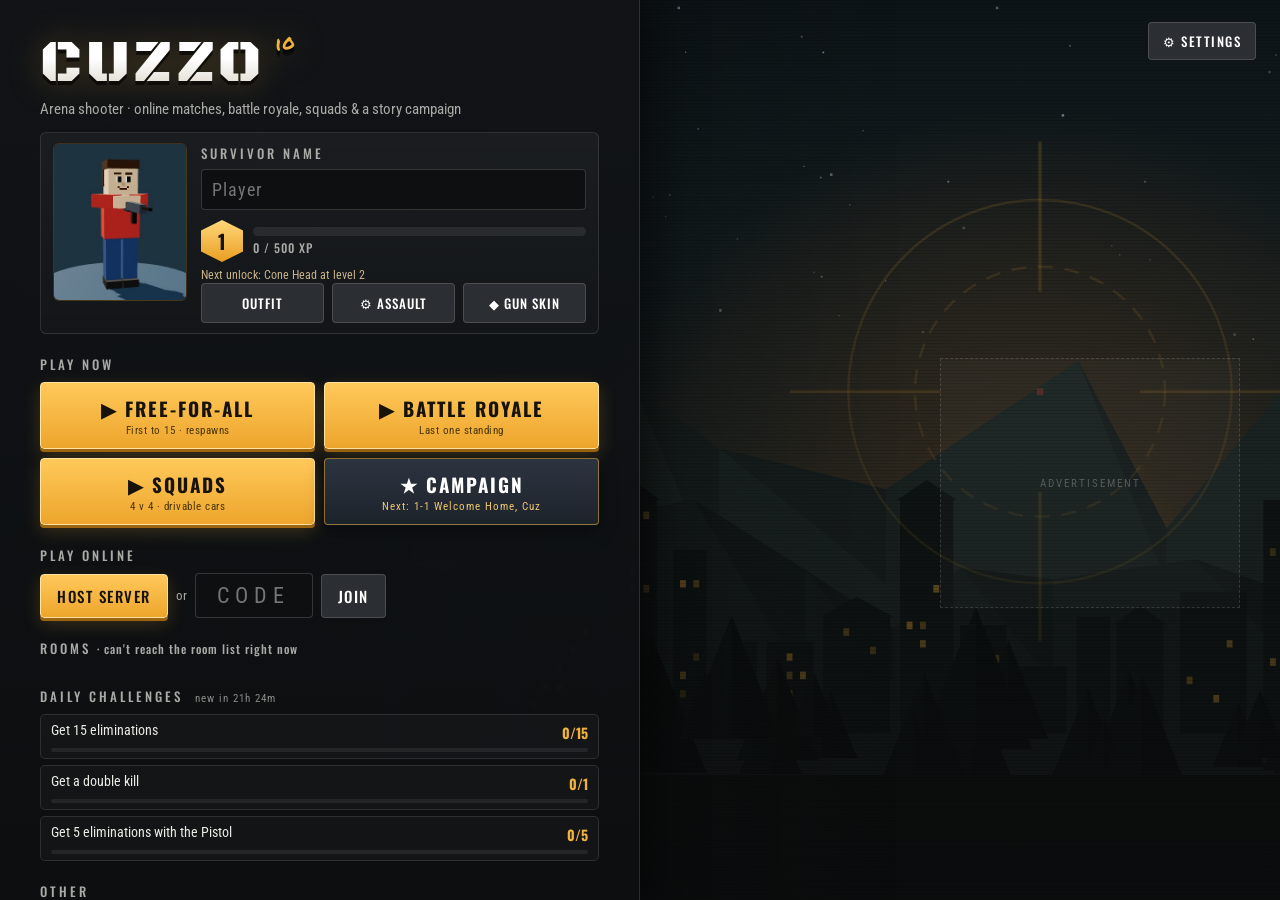
<file: index.html>
<!DOCTYPE html>
<html lang="en"><head><meta charset="utf-8"><meta name="viewport" content="width=device-width,initial-scale=1,maximum-scale=1,user-scalable=no,viewport-fit=cover">
<meta name="theme-color" content="#0b0c0d"><meta name="mobile-web-app-capable" content="yes"><meta name="apple-mobile-web-app-capable" content="yes"><meta name="apple-mobile-web-app-status-bar-style" content="black-fullscreen">
<link rel="manifest" href="manifest.webmanifest"><link rel="icon" href="assets/icon-192.png"><link rel="apple-touch-icon" href="assets/icon-192.png">
<title>Cuzzo io</title>
<link rel="stylesheet" href="css/style.css">
<script src="https://sdk.crazygames.com/crazygames-sdk-v3.js" async></script>
</head><body>
<div id="loader"><div class="lt">CUZZO<span class="logotag">io</span></div><div class="ls">Building the world...</div><div class="lb"><i></i></div></div>

<div id="hud"><div id="scope"></div><div id="cross"><i class="t"></i><i class="b"></i><i class="l"></i><i class="r"></i><i class="o"></i></div><div id="hm"></div>
<div id="sb"><small id="sbs">FREE-FOR-ALL &middot; first to 15 kills</small></div><div id="lb"></div><div id="vig"></div>
<div id="feed"></div>
<div id="hp">
 <div class="stat"><span class="ic hp">&#10010;</span><div id="hpb" class="bar"><div id="hpf"></div><div id="shf"></div></div><span id="hpt">100</span></div>
 <div class="stat"><span class="ic st">&#9889;</span><div id="stb" class="bar"><div id="stf"></div></div><span id="stt">100</span></div>
</div>
<div id="wl"></div><div id="pu"><span class="tg">COINS</span><b id="pucoin">0</b><div id="inv"><div class="isl empty" id="iv-heal" title="Heal +60"><svg viewBox="0 0 40 40"><rect x="15" y="6" width="10" height="28" rx="2" fill="#4fd18b"/><rect x="6" y="15" width="28" height="10" rx="2" fill="#4fd18b"/></svg><i></i><em></em><s>HEAL</s></div><div class="isl empty" id="iv-cloak" title="Cloak 15s"><svg viewBox="0 0 40 40"><ellipse cx="20" cy="20" rx="15" ry="9" fill="none" stroke="#9b8cff" stroke-width="3.5"/><circle cx="20" cy="20" r="5" fill="#9b8cff"/></svg><i></i><em></em><s>CLOAK</s></div><div class="isl empty" id="iv-speed" title="Speed x1.45 for 12s"><svg viewBox="0 0 40 40"><path d="M23 4 L9 22 H18 L15 36 L31 16 H22 Z" fill="#ffa53a"/></svg><i></i><em></em><s>SPEED</s></div><div class="isl empty" id="iv-shield" title="Shield: blocks 50 damage"><svg viewBox="0 0 40 40"><path d="M20 4 L33 9 Q33 27 20 36 Q7 27 7 9 Z" fill="#5ab8ff"/><path d="M18.5 12 h3 v17 h-3z M13 17.5 h14 v3 h-14z" fill="#0d2a4d"/></svg><i></i><em></em><s>SHIELD</s></div></div><b id="put">none</b></div><div id="dmgn"></div><div id="died"></div><div id="va"></div><div id="chatlog"></div><div id="chatbox"><span>SAY</span><input id="chatin" maxlength="90" autocomplete="off" placeholder="Type a message, Enter to send, Esc to cancel"></div><div id="prompt"></div><div id="cloakfx"></div><div id="hit"></div>
<div id="mm"><canvas id="mmc" width="416" height="416"></canvas><div id="mms"><div><span id="mm1">0</span><small id="mm1l">ELIMS</small></div><div><span id="mm2">0</span><small id="mm2l">ALIVE</small></div></div><div id="mmz"></div></div>
<div id="bigmap"><canvas id="bmc" width="900" height="900"></canvas><small id="bms"></small></div>
<div id="rl"><span>RELOADING</span><div id="rlb"><div id="rlf"></div></div></div><div id="stormfx"></div><div id="spec"></div><div id="banner"></div></div>

<div id="cgblock"></div><div id="clickplay"><div><b>The match has started</b><span>Click anywhere to play</span></div></div><div id="menu"><div id="box">
<div class="brand"><h1>CUZZO<span class="logotag">io</span></h1><button id="ctlb" class="alt">&#9881; Settings</button></div>
<p class="sub">Arena shooter &middot; online matches, battle royale, squads &amp; a story campaign</p>
<div id="s-main" class="step on">
 <div class="card prof"><div class="pv"><img id="skpic" class="pic"><canvas id="pvc" width="220" height="260"></canvas></div><div class="pinfo"><h2>Survivor name</h2><input id="nm" class="wide" maxlength="16" placeholder="Player">
  <div class="plvl"><b id="plv">1</b><div class="pxw"><div class="pxb"><i id="pxpf"></i></div><small id="pxpt">0 / 350 XP</small></div></div><small id="pnext" class="pnext"></small>
  <div class="pbtns"><button id="chs1" class="alt">Outfit</button></div></div></div>
 <h2>Play now</h2>
 <div class="playgrid"><button id="qplay" class="big qp"><span>&#9654; Free-for-all</span><small>First to 15 &middot; respawns</small></button><button id="qpbr" class="big qp"><span>&#9654; Battle Royale</span><small>Last one standing</small></button>
 <button id="qpsq" class="big qp"><span>&#9654; Squads</span><small>4 v 4 &middot; drivable cars</small></button><button id="campb" class="big camp"><span>&#9733; Campaign</span><small id="campst">Story mode &middot; play offline</small></button></div>
 <h2>Play online</h2>
 <div class="row"><button id="host" class="big">Host server</button><span class="or">or</span><input id="code" maxlength="4" placeholder="CODE" autocomplete="off"><button id="join" class="alt">Join</button></div>
 <div id="rbwrap" style="display:none"><h2>Rooms <small id="rbst"></small></h2><div id="rooms"></div></div>
 <div id="chal"><h2>Daily challenges <small id="chalt"></small></h2><div id="chl"></div></div>
 <h2>Other</h2>
 <div class="row"><button id="prac" class="alt" style="display:none">Practice</button><button id="mh" class="alt">Manual host</button><button id="mj" class="alt">Manual join</button></div>
 <p class="fine">Manual connect is a 2-player fallback for networks that block matchmaking. Online play connects you directly to other players, who can see your name and chat messages. <a href="privacy.html" target="_blank" rel="noopener">Privacy</a></p>
</div>
<div id="s-lobby" class="step">
 <div id="codebar" class="row card" style="justify-content:space-between"><div><h2 style="margin:0">Server code</h2><div id="big">....</div></div><div id="gmt">Share the code with friends<br>Free-for-all &middot; first to 15 kills</div></div>
 <div id="privrow" style="display:none"><div class="row"><button id="rpub">&#127760; Public</button><button id="rpriv" class="alt">&#128274; Private</button></div><p class="fine" id="privh"></p></div>
 <h2>Players</h2><div id="plist"></div>
 <div id="botrow" class="row"><span class="blab">Bots</span><button id="bminus" class="alt">&minus;</button><b id="bnum">0</b><button id="bplus" class="alt">+</button><small id="bhint"></small></div>
 <div id="lobme" class="card"><img id="lmpic" class="pic"><div class="lmi"><b id="lmname">Player</b><small id="lmsub"></small><div class="pbtns"><button id="chs2" class="alt">Outfit</button></div></div></div>
 <h2>Game mode</h2><div id="modes"><div class="tile on" id="m-ffa"><b>Free-for-all</b><span>First to 15 kills &middot; instant respawns</span></div><div class="tile" id="m-br"><b>Battle Royale</b><span>Huge map &middot; closing storm &middot; last one alive</span></div><div class="tile" id="m-sq"><b>Squads</b><span>2 teams of 4 &middot; drivable cars &middot; Pine Lake or Sunset Bay</span></div></div>
 <div id="vwrap"><h2>Vote for the map</h2><div id="vote"></div><p class="fine">Everyone in the lobby gets one vote. The map with the most votes is played when the host starts.</p></div><div id="mc"><img id="mimg"><div style="flex:1"><h2 style="margin:0 0 4px">Map</h2><b id="mn"></b><br><span id="md"></span><br><small id="mpick" style="color:var(--ac)"></small><div class="row" style="margin-top:12px"><button id="chmap" class="alt">Choose map</button><button id="vmode" class="alt">Map choice</button></div></div></div>
 <button id="go">Start match</button><button id="leave" class="alt" style="width:100%;margin-top:8px">Leave</button>
</div>
<div id="s-camp" class="step"></div>
<div id="s-man" class="step"><p id="mt"></p><textarea id="m1" readonly></textarea><p id="mt2"></p><textarea id="m2"></textarea><div class="row" style="margin-top:8px"><button id="mb">Connect</button><button id="mback" class="alt">Back</button></div></div>
<p id="status">Pick a mode under Play now to jump straight into a match, play the campaign, host your own server, or join with a code.</p>
<div id="keys"></div>
</div>
<!-- ad space (menus only, never during a match). Your ad network's code fills these boxes: see js/ads.js -->
<div id="ads"><div class="adslot" id="ad-300x250"><span>Advertisement</span></div><div class="adslot" id="ad-728x90"><span>Advertisement</span></div></div>
</div>

<div id="ctl"><div id="ctb"><h3>Settings</h3><div class="cg">Sensitivity</div><div class="sr"><span>Mouse sensitivity</span><input type="range" id="sn-look" min="0.1" max="3" step="0.05"><b id="sv-look"></b></div><div class="sr"><span>Aiming sensitivity (hold aim)</span><input type="range" id="sn-ads" min="0.2" max="2" step="0.05"><b id="sv-ads"></b></div><div class="sr"><span>Sniper scope sensitivity</span><input type="range" id="sn-scope" min="0.2" max="2" step="0.05"><b id="sv-scope"></b></div><div class="cg">Camera</div><div class="sr"><span>Point of view</span><select id="camv"><option value="0">First person</option><option value="1">Third person</option></select><b></b></div><div class="cg">Graphics</div><div class="sr"><span>Performance mode (for slower computers)</span><select id="perfm"><option value="0">Off</option><option value="1">On</option></select><b></b></div><p class="hint" id="perfh">Lower resolution, no shadows, no grass or clouds, shorter view distance and no antialiasing. Turn it on if the game is laggy.</p><div class="cg">Controls</div><p class="hint">Click a control, then press any key, mouse button or scroll the wheel. Esc cancels, Delete unbinds. Binding a key that is already used swaps the two.</p><div id="ctlist"></div><div class="row" style="justify-content:center;margin-top:14px"><button id="ctdone">Done</button><button id="ctreset" class="alt">Reset to defaults</button></div></div></div>
<div id="car"><div id="cb"><h3 id="ct"></h3><div id="cw"><div id="cv"><div id="ctr"></div></div><button class="ar l" id="cp">&#9664;</button><button class="ar r" id="cn">&#9654;</button></div><div id="cdots"></div><div class="row" style="justify-content:center;margin-top:12px"><button id="cok">Select</button><button id="cx" class="alt">Cancel</button></div></div></div>

<script src="assets/js/three.min.js"></script>
<script src="assets/js/textures.js"></script>
<script>window.trysteroReady=import('https://esm.run/trystero').then(m=>({joinRoom:m.joinRoom}));</script>
<script src="js/turn-config.js"></script>
<script src="js/filter.js"></script>
<script src="js/game.js"></script>
<script src="js/extras.js"></script>
<script src="js/guns.js"></script>
<script src="js/loot.js"></script>
<script src="js/nav.js"></script>
<script src="js/bots.js"></script>
<script src="js/juice.js"></script>
<script src="js/perf.js"></script>
<script src="js/fx.js"></script>
<script src="js/progress.js"></script>
<script src="js/classes.js"></script>
<script src="js/camo.js"></script>
<script src="js/menu3d.js"></script>
<script src="js/campaign.js"></script>
<script src="js/rooms.js"></script>
<script src="js/ads.js"></script>
<script src="js/crazygames.js"></script>
<script src="js/mobile.js"></script>
</body></html>
</file>
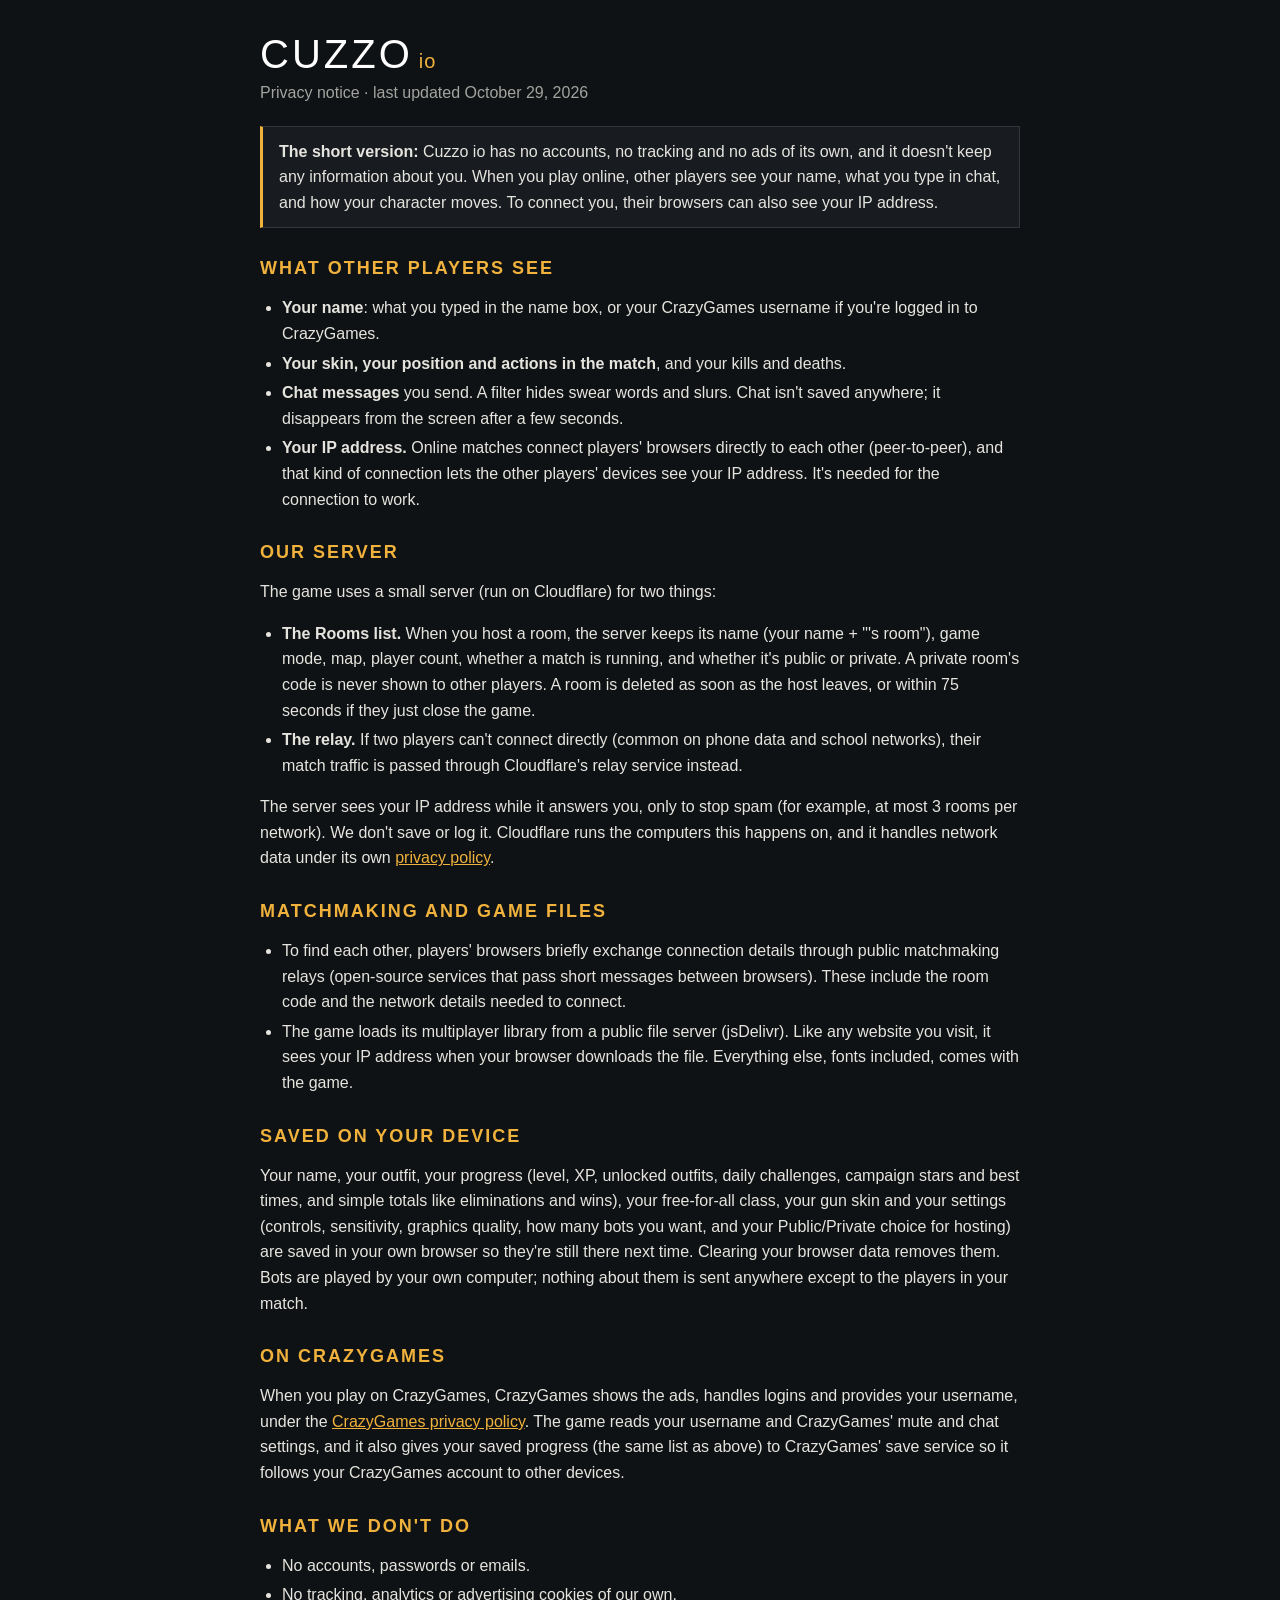
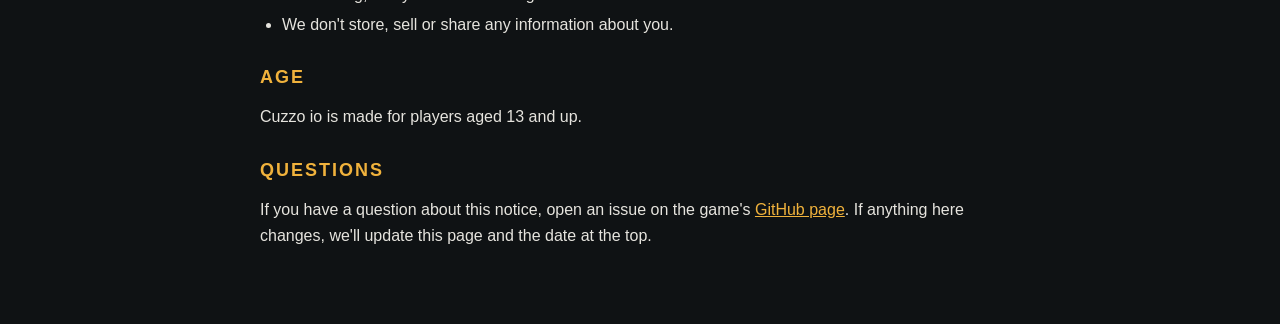
<file: privacy.html>
<!DOCTYPE html>
<html lang="en"><head><meta charset="utf-8"><meta name="viewport" content="width=device-width,initial-scale=1">
<title>Cuzzo io - Privacy</title>
<style>
:root{--bg:#0f1214;--pn:#181c20;--ln:#ffffff1c;--ac:#f0b23c;--tx:#e6e4de;--dim:#a3a49f}
html,body{margin:0;background:var(--bg);color:var(--tx);font:16px/1.6 "Roboto Condensed","Segoe UI",Arial,sans-serif}
main{max-width:760px;margin:0 auto;padding:32px 20px 60px}
h1{font:400 40px/1.1 Impact,"Arial Narrow",sans-serif;letter-spacing:3px;margin:0 0 4px;color:#fff}
h1 span{color:var(--ac);font-size:20px;letter-spacing:1px;margin-left:6px}
h2{font:600 18px "Arial Narrow",Arial,sans-serif;letter-spacing:2px;text-transform:uppercase;color:var(--ac);margin:30px 0 8px}
p,li{color:var(--tx)}ul{padding-left:22px}li{margin:4px 0}
.date{color:var(--dim);margin:0 0 20px}
.box{background:var(--pn);border:1px solid var(--ln);border-left:3px solid var(--ac);padding:12px 16px;margin:16px 0}
a{color:var(--ac)}
</style></head><body><main>
<h1>CUZZO<span>io</span></h1>
<p class="date">Privacy notice &middot; last updated October 29, 2026</p>

<div class="box"><b>The short version:</b> Cuzzo io has no accounts, no tracking and no ads of its own, and it doesn't keep any
information about you. When you play online, other players see your name, what you type in chat, and how your character
moves. To connect you, their browsers can also see your IP address.</div>

<h2>What other players see</h2>
<ul>
<li><b>Your name</b>: what you typed in the name box, or your CrazyGames username if you're logged in to CrazyGames.</li>
<li><b>Your skin, your position and actions in the match</b>, and your kills and deaths.</li>
<li><b>Chat messages</b> you send. A filter hides swear words and slurs. Chat isn't saved anywhere; it disappears from the
screen after a few seconds.</li>
<li><b>Your IP address.</b> Online matches connect players' browsers directly to each other (peer-to-peer), and that kind of
connection lets the other players' devices see your IP address. It's needed for the connection to work.</li>
</ul>

<h2>Our server</h2>
<p>The game uses a small server (run on Cloudflare) for two things:</p>
<ul>
<li><b>The Rooms list.</b> When you host a room, the server keeps its name (your name + "'s room"), game mode, map, player
count, whether a match is running, and whether it's public or private. A private room's code is never shown to other
players. A room is deleted as soon as the host leaves, or within 75 seconds if they just close the game.</li>
<li><b>The relay.</b> If two players can't connect directly (common on phone data and school networks), their match traffic
is passed through Cloudflare's relay service instead.</li>
</ul>
<p>The server sees your IP address while it answers you, only to stop spam (for example, at most 3 rooms per network). We don't
save or log it. Cloudflare runs the computers this happens on, and it handles network data under its own
<a href="https://www.cloudflare.com/privacypolicy/" target="_blank" rel="noopener">privacy policy</a>.</p>

<h2>Matchmaking and game files</h2>
<ul>
<li>To find each other, players' browsers briefly exchange connection details through public matchmaking relays (open-source
services that pass short messages between browsers). These include the room code and the network details needed to connect.</li>
<li>The game loads its multiplayer library from a public file server (jsDelivr). Like any website you visit, it sees your IP
address when your browser downloads the file. Everything else, fonts included, comes with the game.</li>
</ul>

<h2>Saved on your device</h2>
<p>Your name, your outfit, your progress (level, XP, unlocked outfits, daily challenges, campaign stars and best times, and simple
totals like eliminations and wins), your free-for-all class, your gun skin and your settings (controls, sensitivity, graphics quality, how many bots you want, and your
Public/Private choice for hosting) are saved in your own browser so they're still there next time. Clearing your browser data
removes them. Bots are played by your own computer; nothing about them is sent anywhere except to the players in your match.</p>

<h2>On CrazyGames</h2>
<p>When you play on CrazyGames, CrazyGames shows the ads, handles logins and provides your username, under the
<a href="https://www.crazygames.com/privacy-policy" target="_blank" rel="noopener">CrazyGames privacy policy</a>.
The game reads your username and CrazyGames' mute and chat settings, and it also gives your saved progress (the same list as
above) to CrazyGames' save service so it follows your CrazyGames account to other devices.</p>

<h2>What we don't do</h2>
<ul>
<li>No accounts, passwords or emails.</li>
<li>No tracking, analytics or advertising cookies of our own.</li>
<li>We don't store, sell or share any information about you.</li>
</ul>

<h2>Age</h2>
<p>Cuzzo io is made for players aged 13 and up.</p>

<h2>Questions</h2>
<p>If you have a question about this notice, open an issue on the game's
<a href="https://github.com/Colbeast/cuzzo-io/issues" target="_blank" rel="noopener">GitHub page</a>.
If anything here changes, we'll update this page and the date at the top.</p>
</main></body></html>
</file>
<file: css/style.css>
/* fonts are bundled with the game (SIL Open Font License / Apache 2.0, see assets/fonts) */
@font-face{font-family:'Oswald';src:url(../assets/fonts/oswald-500.woff) format('woff');font-weight:500;font-display:swap}
@font-face{font-family:'Oswald';src:url(../assets/fonts/oswald-700.woff) format('woff');font-weight:700;font-display:swap}
@font-face{font-family:'Roboto Condensed';src:url(../assets/fonts/robotocondensed-400.woff) format('woff');font-weight:400;font-display:swap}
@font-face{font-family:'Roboto Condensed';src:url(../assets/fonts/robotocondensed-700.woff) format('woff');font-weight:700;font-display:swap}
@font-face{font-family:'Black Ops One';src:url(../assets/fonts/blackopsone.woff) format('woff');font-weight:400;font-display:swap}
@font-face{font-family:'Permanent Marker';src:url(../assets/fonts/permanentmarker.woff) format('woff');font-weight:400;font-display:swap}
:root{--bg:#141618;--pn:#1d2023ee;--pn2:#26292dee;--ln:#ffffff1c;--ac:#f0b23c;--tx:#eceae4;--dim:#a9aaa6;--rd:#d0463a;--gn:#6cc04a;--st:#e9c34a;
 --hd:"Oswald","Arial Narrow","Impact",sans-serif;--bd:"Roboto Condensed","Arial Narrow","Segoe UI",Arial,sans-serif}
html,body{margin:0;height:100%;overflow:hidden;background:#000;font-family:var(--bd);color:var(--tx);user-select:none}
canvas{display:block}
button,input,textarea{font-family:var(--bd)}

/* ---------- loading screen ---------- */
#loader{position:fixed;inset:0;z-index:50;background:radial-gradient(circle at 50% 40%,#2c3a2a,#0c0e0f 70%);display:flex;flex-direction:column;align-items:center;justify-content:center;transition:opacity .5s}
#loader.done{opacity:0;pointer-events:none}
#loader .lt{font:400 68px 'Black Ops One',var(--hd);letter-spacing:6px;color:#fff;text-shadow:0 4px 0 #0008}
#loader .ls{margin-top:6px;letter-spacing:3px;color:var(--dim);text-transform:uppercase;font-size:13px}
#loader .lb{width:240px;height:4px;background:#ffffff18;margin-top:18px;overflow:hidden}
#loader .lb i{display:block;height:100%;width:40%;background:var(--ac);animation:ld 1.1s ease-in-out infinite}
@keyframes ld{from{transform:translateX(-100%)}to{transform:translateX(250%)}}

/* ---------- HUD ---------- */
#hud{position:fixed;inset:0;pointer-events:none;text-shadow:0 1px 2px #000c}
#cross{position:absolute;left:50%;top:50%}
#cross i{position:absolute;background:#fff;box-shadow:0 0 0 1px #0007}
#cross .t{width:2px;height:7px;left:-1px;top:-12px}#cross .b{width:2px;height:7px;left:-1px;top:5px}
#cross .l{width:7px;height:2px;top:-1px;left:-12px}#cross .r{width:7px;height:2px;top:-1px;left:5px}
#cross:after{content:'';position:absolute;left:-1px;top:-1px;width:2px;height:2px;background:#fff}
#hm{position:absolute;left:50%;top:50%;width:24px;height:24px;margin:-12px;opacity:0}
#hm:before,#hm:after{content:'';position:absolute;left:11px;top:0;width:2px;height:24px;background:#fff;transform:rotate(45deg)}
#hm:after{transform:rotate(-45deg)}#hm.hs:before,#hm.hs:after{background:var(--rd)}

#sb{position:absolute;top:12px;left:50%;transform:translateX(-50%);background:var(--pn);border:1px solid var(--ln);padding:5px 16px;font:500 14px var(--hd);letter-spacing:2px;text-transform:uppercase}
#sb small{font-size:14px}
#lb{position:absolute;left:14px;top:12px;font-size:14px;min-width:180px}
#lb div{display:flex;gap:8px;align-items:center;background:var(--pn);padding:3px 10px;margin-bottom:2px;border-left:3px solid transparent}
#lb div.me{border-left-color:var(--ac);background:#2a2620ee}#lb div.out{opacity:.4;text-decoration:line-through}
#lb b{margin-left:auto;padding-left:12px;font-family:var(--hd)}#lb i{width:10px;height:10px;display:inline-block}
#vig{position:absolute;inset:0;background:radial-gradient(ellipse at center,transparent 60%,#0006 100%)}
#feed{position:absolute;right:14px;top:290px;text-align:right;font-size:15px}
#feed div{display:inline-block;clear:both;float:right;background:var(--pn);padding:4px 10px;margin-bottom:3px;border-right:3px solid var(--ac)}
#feed .bad{border-color:var(--rd)}

/* status bars, bottom left (Unturned style) */
#hp{position:absolute;left:16px;bottom:16px;width:270px;background:var(--pn);border:1px solid var(--ln);padding:8px 10px;display:flex;flex-direction:column;gap:7px}
.stat{display:flex;align-items:center;gap:8px}
.ic{width:22px;height:22px;display:flex;align-items:center;justify-content:center;font-size:14px;color:#111;text-shadow:none;flex:none}
.ic.hp{background:var(--rd);color:#fff}.ic.st{background:var(--st)}
.bar{flex:1;height:12px;background:#0007;border:1px solid #ffffff14;overflow:hidden}
#hpf{height:100%;width:100%;background:var(--gn);transition:width .15s}
#stf{height:100%;width:100%;background:var(--st)}
#hpt,#stt{width:44px;text-align:right;font:700 15px var(--hd)}
#stb,#stt{}

/* hotbar */
#wl{position:absolute;right:16px;bottom:16px;display:flex;gap:4px}
#wl div{position:relative;background:var(--pn);border:1px solid var(--ln);width:92px;height:58px;box-sizing:border-box;padding:16px 8px 0;font:500 14px var(--hd);letter-spacing:1px;text-transform:uppercase;text-align:left}
#wl div.on{border-color:var(--ac);background:#2e2a22ee;box-shadow:inset 0 -3px 0 var(--ac)}
#wl b{position:absolute;left:6px;top:3px;font-size:11px;font-weight:400;color:var(--dim);font-family:var(--bd)}
#wl .am{display:block;font:700 13px var(--bd);color:var(--dim);margin-top:2px}#wl div.on .am{color:#fff}

#pu{position:absolute;left:50%;bottom:16px;transform:translateX(-50%);background:var(--pn);border:1px solid var(--ln);padding:6px 14px;font-size:14px;white-space:nowrap;display:flex;gap:8px;align-items:center}
#pu .tg{font-size:11px;letter-spacing:2px;color:var(--dim)}#pu b{font-family:var(--hd);font-weight:500;margin-right:8px}#pu.has{border-color:var(--ac)}
#prompt{position:absolute;left:50%;top:60%;transform:translateX(-50%);background:var(--pn);border:1px solid var(--ac);padding:7px 16px;font-size:16px;display:none;white-space:nowrap}
#hit{position:absolute;inset:0;box-shadow:inset 0 0 140px 40px #c3221acc;opacity:0;transition:opacity .4s}
#cloakfx{position:absolute;inset:0;box-shadow:inset 0 0 160px 40px #6a5cff66;opacity:0;transition:opacity .3s}
#stormfx{position:absolute;inset:0;box-shadow:inset 0 0 220px 70px #8a3cffcc;opacity:0;transition:opacity .35s}
#scope{position:absolute;inset:0;display:none;background:radial-gradient(circle at center,transparent 26%,#000 27%)}
#scope:before,#scope:after{content:'';position:absolute;background:#000c}
#scope:before{left:0;right:0;top:50%;height:1px}#scope:after{top:0;bottom:0;left:50%;width:1px}
#banner{position:absolute;inset:0;display:none;align-items:center;justify-content:center;font:700 86px var(--hd);letter-spacing:10px;text-shadow:0 5px 0 #0009}
#banner.roy{flex-direction:column;background:radial-gradient(circle at center,#ffcc4d33,#000a 75%);color:#ffd45a;font-size:clamp(44px,10vw,128px);text-align:center;animation:roy 1.3s ease-in-out infinite alternate}
#banner.roy small{font:700 20px var(--bd);letter-spacing:7px;color:#fff3c4;margin-top:16px}
@keyframes roy{from{transform:scale(1)}to{transform:scale(1.06)}}
#spec{position:absolute;left:50%;bottom:90px;transform:translateX(-50%);background:var(--pn);border:1px solid var(--ac);padding:9px 22px;font:500 16px var(--hd);letter-spacing:2px;display:none;white-space:nowrap}
#rl{position:absolute;left:50%;top:calc(50% + 34px);width:130px;margin-left:-65px;display:none;text-align:center;font:500 12px var(--hd);letter-spacing:3px}
#rlb{height:4px;background:#0008;margin-top:3px;overflow:hidden}#rlf{height:100%;width:0;background:#fff}

/* minimap */
#mm{position:absolute;right:14px;top:12px;display:none;width:200px}
#mmc{display:block;width:200px;height:200px;border:1px solid var(--ln);outline:3px solid #0006;background:#0a1016}
#mms{display:flex;gap:4px;margin-top:4px}#mms div{flex:1;background:var(--pn);border:1px solid var(--ln);padding:3px 6px;text-align:center;font:700 18px var(--hd);line-height:1.1}
#mms small{display:block;font:400 9px var(--bd);letter-spacing:2px;color:var(--dim)}
#mmz{margin-top:4px;background:var(--pn);border:1px solid var(--ln);padding:4px 8px;text-align:center;font-size:12px;font-weight:700;letter-spacing:1px}
#bigmap{position:absolute;left:50%;top:50%;transform:translate(-50%,-50%);display:none;background:var(--pn);border:1px solid var(--ln);padding:10px}
#bigmap canvas{display:block;width:min(78vh,78vw);height:min(78vh,78vw)}#bigmap small{display:block;text-align:center;margin-top:6px;color:var(--dim);font-size:12px}

/* ---------- main menu: world renders behind it ---------- */
#menu{position:fixed;inset:0;display:flex;align-items:stretch;justify-content:flex-start;background:linear-gradient(90deg,#0b0c0de8 0,#0b0c0dc4 560px,#0b0c0d33 900px,transparent 1200px)}
#box{position:relative;width:min(640px,94vw);padding:34px 40px;overflow:auto;box-sizing:border-box}
.brand{display:flex;align-items:baseline;gap:12px}
h1{margin:0;font:400 64px/1 'Black Ops One',var(--hd);letter-spacing:4px;color:#fff;text-shadow:0 4px 0 #0009,0 0 18px rgba(240,178,60,.3)}
.logotag{display:inline-block;margin-left:10px;font:400 20px/1 'Permanent Marker',cursive;letter-spacing:1px;color:var(--ac);text-shadow:0 2px 0 #000a;transform:rotate(-8deg) translateY(-2px);vertical-align:top}
#loader .logotag{font-size:22px}
.ver{font:500 15px var(--hd);letter-spacing:6px;color:var(--ac)}
.sub{margin:6px 0 0;color:var(--dim);font-size:15px}
h2{margin:20px 0 8px;font:500 13px var(--hd);letter-spacing:3px;color:var(--dim);text-transform:uppercase}
.card{background:#ffffff08;border:1px solid var(--ln);padding:12px}
.card h2{margin-top:0}
.row{display:flex;align-items:center;gap:8px;flex-wrap:wrap}
.or{color:var(--dim);font-size:13px}
.fine{font-size:12px;color:var(--dim);margin:10px 0 0}
button{background:#3a3e43;color:#fff;border:1px solid #ffffff26;border-radius:0;padding:10px 16px;font:500 15px var(--hd);letter-spacing:1.5px;text-transform:uppercase;cursor:pointer;transition:background .12s,border-color .12s}
button:hover{background:#4a4f55;border-color:#ffffff55}
button:active{transform:translateY(1px)}
button.alt{background:#2b2e32}
button.big,#go{background:var(--ac);color:#17130b;border-color:#ffd88a}
button.big:hover,#go:hover{background:#ffc455}
#go{width:100%;margin-top:16px;font-size:20px;padding:14px}#go:disabled{opacity:.45;cursor:default}
#ctlb{position:fixed;right:24px;top:22px;z-index:5;white-space:nowrap;padding:8px 14px;font-size:13px}
input{background:#0d0f10;color:var(--tx);border:1px solid #ffffff2a;border-radius:0;padding:9px 10px;font-size:22px;width:96px;letter-spacing:6px;text-transform:uppercase;text-align:center;outline:none}
input:focus{border-color:var(--ac)}
input.wide{width:100%;box-sizing:border-box;font-size:18px;letter-spacing:1px;text-transform:none;text-align:left}
textarea{width:100%;height:60px;box-sizing:border-box;background:#0d0f10;color:var(--tx);border:1px solid #ffffff2a;font:11px monospace}
.pic{width:104px;height:132px;object-fit:cover;border:1px solid var(--ln);background:#0a0c0d}
.step{display:none}.step.on{display:block}
#status{margin:14px 0 0;font-size:14px;color:#d9d6cc;border-left:3px solid var(--ac);padding-left:10px}
#keys{margin-top:14px;font-size:12px;color:#8d8e8a;line-height:1.6}
#big{font:700 60px var(--hd);letter-spacing:14px;color:var(--ac)}
#gmt{text-align:right;font-size:13px;color:var(--dim)}
#plist{display:grid;grid-template-columns:repeat(4,1fr);gap:4px}
.slot{border:1px dashed #ffffff22;padding:8px 10px;font-size:14px;color:#ffffff55;display:flex;gap:7px;align-items:center;white-space:nowrap;overflow:hidden}
.slot.on{border:1px solid var(--ln);background:#ffffff0c;color:var(--tx)}.slot small{color:var(--ac);font-size:10px;letter-spacing:1px}.slot i{width:10px;height:10px;flex:none}
#modes{display:grid;grid-template-columns:1fr 1fr 1fr;gap:6px}
.tile{border:1px solid var(--ln);padding:10px 12px;cursor:pointer;background:#ffffff08}
.tile.on{border-color:var(--ac);background:#f0b23c18;box-shadow:inset 3px 0 0 var(--ac)}
.tile b{display:block;font:500 17px var(--hd);letter-spacing:1px;margin-bottom:2px}.tile span{font-size:12px;color:var(--dim)}
#modes.lock .tile{cursor:default}
#mc{display:flex;gap:14px;margin-top:14px;align-items:center;background:#ffffff08;border:1px solid var(--ln);padding:10px}
#mimg{width:250px;max-width:45%;aspect-ratio:520/300;object-fit:cover;border:1px solid var(--ln)}
#mn{font:700 24px var(--hd);letter-spacing:1px}#md{font-size:13px;color:var(--dim)}

/* carousel + controls dialogs */
#car,#ctl{position:fixed;inset:0;z-index:20;background:#050607d8;display:none;align-items:center;justify-content:center}
#ctl{z-index:30}
#cb,#ctb{width:min(640px,94vw);background:#1d2023;border:1px solid var(--ln);padding:20px 22px;box-shadow:0 30px 80px #000a}
#ctb{width:min(560px,94vw);max-height:90vh;overflow:auto}
#ct,#ctb h3{margin:0 0 12px;font:700 24px var(--hd);letter-spacing:3px;color:#fff;text-transform:uppercase}
#cw{position:relative}#cv{overflow:hidden;background:#0c0e0f;border:1px solid var(--ln)}#ctr{display:flex;transition:transform .45s cubic-bezier(.3,.8,.3,1)}
.sl{flex:0 0 100%;text-align:center;padding-bottom:12px}.sl img{width:100%;height:clamp(200px,40vh,340px);object-fit:contain;display:block}
.sl b{display:block;font:700 26px var(--hd);letter-spacing:2px;margin-top:8px}.sl span{color:var(--dim);font-size:13px}
.ar{position:absolute;top:38%;width:44px;height:56px;padding:0;font-size:18px;background:#0d0f10cc}.ar.l{left:8px}.ar.r{right:8px}
#cdots{display:flex;gap:6px;justify-content:center;margin-top:12px}#cdots u{width:22px;height:4px;background:#ffffff2a;cursor:pointer}#cdots u.on{background:var(--ac)}
#ctb .hint{font-size:12px;color:var(--dim);margin:0 0 6px}
.cr{display:flex;align-items:center;justify-content:space-between;padding:5px 0;border-bottom:1px solid #ffffff10;font-size:14px}
.cr button{min-width:150px;background:#2b2e32;padding:6px 10px;font-size:13px}.cr button.cap{background:var(--ac);color:#17130b}
.cg{margin:14px 0 2px;font:500 12px var(--hd);letter-spacing:3px;color:var(--ac);text-transform:uppercase}

/* crosshair ring for the shotgun, sensitivity sliders */
#cross .o{display:none;background:none;border:2px solid #fff;border-radius:50%;box-sizing:border-box;box-shadow:0 0 0 1px #0007,inset 0 0 0 1px #0007}
#cross.sg .o{display:block}#cross.sg .t,#cross.sg .b,#cross.sg .l,#cross.sg .r{display:none}
.sr{display:flex;align-items:center;gap:12px;padding:6px 0;border-bottom:1px solid #ffffff10;font-size:14px}
.sr span{flex:1}.sr input{width:180px;accent-color:var(--ac)}.sr b{width:52px;text-align:right;font-weight:700}

/* inventory slots, damage numbers, death message */
#inv{display:flex;gap:6px;margin:0 6px}
#inv .isl{position:relative;width:46px;height:46px;background:#0006;border:1px solid var(--ln);display:flex;align-items:center;justify-content:center}
#inv .isl svg{width:30px;height:30px}#inv .isl.empty svg{opacity:.22}#inv .isl.on{border-color:var(--ac);box-shadow:inset 0 -3px 0 var(--ac)}
#inv .isl i{position:absolute;right:3px;bottom:1px;font:700 13px var(--bd);font-style:normal;color:#fff;text-shadow:0 1px 2px #000}
#inv .isl em{position:absolute;left:3px;top:1px;font:400 10px var(--bd);font-style:normal;color:var(--ac)}
#inv .isl s{position:absolute;left:0;right:0;top:-15px;text-align:center;font:500 9px var(--bd);letter-spacing:1px;text-decoration:none;color:var(--dim)}
#put{font-size:13px}
#dmgn{position:absolute;inset:0;pointer-events:none;overflow:hidden}
#dmgn .dn{position:absolute;left:0;top:0;font:700 26px var(--hd);color:#fff;text-shadow:0 2px 0 #000,0 0 6px #000a;will-change:transform}
#dmgn .dn.hs{color:#ffd23f;font-size:32px}
#died{position:absolute;inset:0;display:none;flex-direction:column;align-items:center;justify-content:center;background:radial-gradient(circle at center,#7a0d0d55,#000a 80%);transition:opacity .4s;pointer-events:none}
#died div{font:700 84px var(--hd);letter-spacing:10px;color:#ff5a4e;text-shadow:0 5px 0 #0009}
#died small{font:700 20px var(--bd);letter-spacing:5px;color:#ffe2df;margin-top:10px;text-transform:uppercase}

/* visual sound + chat */
#va{position:absolute;left:50%;top:50%;width:0;height:0;pointer-events:none}
#va .va{position:absolute;left:0;top:0;width:34px;height:34px;filter:drop-shadow(0 0 3px #000c)}#va .va svg{width:100%;height:100%}
#va .va.g{width:38px;height:38px}
#chatlog{position:absolute;left:16px;bottom:120px;width:min(420px,60vw);display:flex;flex-direction:column;gap:3px;pointer-events:none}
#chatlog div{background:#000a;padding:4px 9px;font-size:14px;color:#fff;transition:opacity .6s;word-wrap:break-word;align-self:flex-start}
#chatlog div.fade{opacity:0}#chatlog b{font-weight:700}
#chatbox{position:absolute;left:16px;bottom:84px;display:none;align-items:center;gap:8px;background:#000c;border:1px solid var(--ac);padding:5px 8px;width:min(420px,60vw);box-sizing:border-box}
#chatbox span{font:700 12px var(--hd);letter-spacing:2px;color:var(--ac)}#chatbox input{flex:1;background:transparent;border:0;outline:0;color:#fff;font:15px var(--bd);padding:3px}

/* map voting */
#vote{display:grid;grid-template-columns:repeat(3,1fr);gap:8px}
#vote .vc{position:relative;background:#ffffff08;border:1px solid var(--ln);cursor:pointer;padding:6px;display:flex;flex-direction:column;gap:4px;transition:border-color .15s,transform .15s}
#vote .vc:hover{border-color:#fff6;transform:translateY(-2px)}#vote .vc.on{border-color:var(--ac);box-shadow:inset 0 -3px 0 var(--ac)}
#vote img{width:100%;aspect-ratio:520/300;object-fit:cover;border:1px solid var(--ln)}#vote b{font:500 15px var(--hd);letter-spacing:1px;text-transform:uppercase}
#vote span{font-size:13px;color:var(--dim)}#vote em{position:absolute;top:10px;left:10px;background:var(--ac);color:#17130b;font:700 10px var(--bd);letter-spacing:1px;padding:2px 6px;font-style:normal}
#mc:not(.pick) #mimg,#mc:not(.pick) h2,#mc:not(.pick) #mn,#mc:not(.pick) #md,#mc:not(.pick) #chmap{display:none!important}#mc{margin-top:10px}

#hpb{position:relative}#shf{position:absolute;left:0;bottom:0;height:38%;width:0;background:#5ab8ff;transition:width .15s;box-shadow:0 0 6px #5ab8ff}
#vmode b{color:var(--ac);font-weight:700}
@media (max-width:1500px){#pu{left:auto;right:408px;transform:none;padding:6px 10px}#inv .isl{width:40px;height:40px}#inv .isl svg{width:26px;height:26px}#put{max-width:150px;overflow:hidden;text-overflow:ellipsis}}
@media (max-width:1100px){#pu{left:248px;right:auto;padding:5px 6px;gap:4px}#put{display:none}#inv{gap:4px;margin:0 2px}#inv .isl{width:32px;height:32px}#inv .isl svg{width:20px;height:20px}#inv .isl s{font-size:8px;letter-spacing:0}}

#clickplay{position:fixed;inset:0;display:none;align-items:center;justify-content:center;background:rgba(6,10,14,.55);z-index:40;cursor:pointer}
#clickplay div{background:var(--pn);border:1px solid var(--ac);padding:22px 34px;text-align:center}#clickplay b{display:block;font:500 26px var(--hd);letter-spacing:2px;text-transform:uppercase;color:var(--ac)}#clickplay span{display:block;margin-top:6px;color:var(--dim)}

.sqw{display:grid;grid-template-columns:1fr 1fr;gap:10px}.sqc h3{margin:0 0 6px;font:500 15px var(--hd);letter-spacing:2px}.sqc h3 small{color:var(--dim);font-size:12px}.sqc .slot{margin-bottom:4px}.slot.mv{cursor:pointer}.slot.mv:hover{border-color:var(--ac)}
#plist.sq{display:block}

#camv{background:#0c1116;color:var(--tx);border:1px solid var(--ln);padding:6px 8px;font:inherit;font-size:14px;min-width:160px}

/* ---------- touch devices (phones & tablets): on-screen controls, smaller HUD, compact menus ---------- */
body.touch{--u:clamp(42px,12.5vh,74px);touch-action:none;-webkit-touch-callout:none;-webkit-tap-highlight-color:transparent}
body.touch #box,body.touch #ctb,body.touch #cb,body.touch #linv,body.touch #plist,body.touch #vote{touch-action:pan-y}
#tc{position:fixed;inset:0;display:none;touch-action:none;user-select:none;-webkit-user-select:none}
#tjoy{position:absolute;display:none;border-radius:50%;background:radial-gradient(circle,#ffffff14 0,#ffffff0a 60%,#ffffff22 61%,#ffffff05 70%);border:2px solid #ffffff40;box-sizing:border-box;pointer-events:none}
#tjoy i{position:absolute;left:50%;top:50%;width:42%;height:42%;border-radius:50%;background:#ffffff55;border:2px solid #fff9;box-sizing:border-box;transform:translate(-50%,-50%)}
#tjoy.run{border-color:var(--ac)}#tjoy.run i{background:#f0b23c88;border-color:var(--ac)}
#tc .tb{position:absolute;width:var(--u);height:var(--u);border-radius:50%;background:#10141acc;border:2px solid #ffffff55;box-sizing:border-box;display:flex;align-items:center;justify-content:center;
 font:600 calc(var(--u)*.2) var(--hd);letter-spacing:1px;color:#fff;text-shadow:0 1px 2px #000;transition:transform .06s,background .06s}
#tc .tb.dn{transform:scale(.92);background:#2a2f36ee;border-color:#fff}
#tc .tb.on{background:#f0b23cdd;border-color:#ffe2a0;color:#17130b;text-shadow:none}
#tc .tb[data-a=fire]{width:calc(var(--u)*1.5);height:calc(var(--u)*1.5);right:calc(var(--u)*1.25 + env(safe-area-inset-right));bottom:calc(var(--u)*.95);background:#7a1f18cc;border-color:#ff8a7a;font-size:calc(var(--u)*.26)}
#tc .tb[data-a=fire].dn{background:#c0392bee}
#tc .tb[data-a=jump]{right:calc(var(--u)*.2 + env(safe-area-inset-right));bottom:calc(var(--u)*.25)}
#tc .tb[data-a=crouch]{right:calc(var(--u)*.2 + env(safe-area-inset-right));bottom:calc(var(--u)*1.45);font-size:calc(var(--u)*.17)}
#tc .tb[data-a=aim]{right:calc(var(--u)*2.95 + env(safe-area-inset-right));bottom:calc(var(--u)*.45)}
#tc .tb[data-a=use]{right:calc(var(--u)*2.95 + env(safe-area-inset-right));bottom:calc(var(--u)*1.65)}
#tc .tb.sm{width:calc(var(--u)*.82);height:calc(var(--u)*.82);font-size:calc(var(--u)*.16)}
#tc .tb[data-a=reload]{right:calc(var(--u)*1.6 + env(safe-area-inset-right));bottom:calc(var(--u)*2.6)}
#tc .tb[data-a=wnext]{right:calc(var(--u)*.25 + env(safe-area-inset-right));bottom:calc(var(--u)*2.6)}
#tc .tb[data-a=power],#tc .tb[data-a=inv]{right:calc(var(--u)*2.95 + env(safe-area-inset-right));bottom:calc(var(--u)*2.75)}
#tc .tb[data-a=drop]{right:calc(var(--u)*4.05 + env(safe-area-inset-right));bottom:calc(var(--u)*2.75)}
#tc .tb.loot{display:none}#tc.loot .tb.loot{display:flex}#tc.loot .tb[data-a=power]{display:none}
#tc.spec .tb:not([data-a=fire]):not([data-a=aim]):not(.top){display:none}
#tc.veh .tb[data-a=crouch],#tc.veh .tb[data-a=aim],#tc.veh .tb[data-a=reload],#tc.veh .tb[data-a=wnext],#tc.veh .tb[data-a=fire]{display:none}
#tc .tb.top{top:calc(8px + env(safe-area-inset-top));width:calc(var(--u)*.72);height:calc(var(--u)*.72);border-radius:10px;font-size:calc(var(--u)*.18)}
#tc .tb[data-a=pause]{right:calc(132px + env(safe-area-inset-right))}
#tc .tb[data-a=map]{right:calc(132px + var(--u)*.82 + env(safe-area-inset-right))}
#rot{position:fixed;inset:0;z-index:60;display:none;align-items:center;justify-content:center;background:#0b0c0d;color:#fff;font:500 20px var(--hd);letter-spacing:2px;text-align:center;padding:30px}
#rot b{display:block;font-size:64px;margin-bottom:10px;color:var(--ac)}
@media (orientation:portrait){body.touch.playing #rot{display:flex}}
/* HUD on touch screens: smaller, out of the way of thumbs, and the weapon slots / prompts can be tapped */
body.touch #lb{font-size:11px;min-width:120px;left:calc(8px + env(safe-area-inset-left));top:8px}
body.touch #lb div{padding:2px 7px}
body.touch #sb{top:6px;padding:3px 10px;font-size:11px}body.touch #sb small{font-size:11px}
body.touch #mm{width:118px;right:calc(8px + env(safe-area-inset-right));top:8px}
body.touch #mms{gap:3px;margin-top:3px}body.touch #mms div{font-size:13px;padding:1px 3px}body.touch #mms small{font-size:7px;letter-spacing:1px}
body.touch #mmz{display:none}
body.touch #feed{top:calc(var(--u)*.72 + 18px);right:calc(132px + env(safe-area-inset-right));font-size:12px}
body.touch #hp{left:calc(10px + env(safe-area-inset-left));bottom:8px;width:150px;padding:4px 6px;gap:4px;font-size:11px}
body.touch #wl{right:auto;left:50%;transform:translateX(-50%);bottom:6px;gap:3px;pointer-events:auto}
body.touch #wl div{width:62px;height:44px;padding:13px 5px 0;font-size:11px}
body.touch #wl b{font-size:9px}body.touch #wl .am{font-size:11px}
body.touch #pu{left:50%;right:auto;transform:translateX(-50%) scale(.82);transform-origin:bottom center;bottom:54px;pointer-events:auto}
body.touch #put{display:none}
body.touch #lbar{right:auto;left:50%;transform:translateX(-50%);bottom:6px;gap:3px;pointer-events:auto}
body.touch #lbar .ls{width:54px;height:50px}
body.touch #prompt,body.touch #lprompt{pointer-events:auto;top:auto;bottom:calc(var(--u)*1.3 + 60px);font-size:14px;border-color:var(--ac)}
body.touch #luse{top:auto;bottom:calc(var(--u)*1.3 + 100px)}
body.touch #chatlog{bottom:auto;top:40%;width:min(320px,40vw)}body.touch #chatlog div{font-size:12px}
body.touch #spec{bottom:auto;top:46px;font-size:13px;padding:6px 14px}
body.touch #banner{font-size:clamp(32px,9vw,86px);letter-spacing:4px}
body.touch #died div{font-size:clamp(40px,10vw,84px)}
body.touch #bigmap canvas{width:min(84vh,70vw);height:min(84vh,70vw)}
body.touch #clickplay b{font-size:20px}
body.touch #keys{font-size:12px}
/* settings: keyboard rebinding and mouse sensitivity don't apply on touch screens */
body.touch #ctlist,body.touch #ctb .hint:not(#perfh){display:none}
/* menus on short landscape phone screens */
@media (max-height:520px){
 #box{padding:12px 18px 16px;width:min(560px,100vw)}
 #box h1{font-size:34px}#box .sub{margin:2px 0 6px;font-size:12px}
 #box h2{margin:8px 0 5px;font-size:12px}
 #box .card{padding:8px}#box .pic{width:64px;height:auto}
 #box button{padding:7px 12px;font-size:13px}#box button.big{padding:8px 14px}
 #box #code{width:90px;padding:6px 8px;font-size:18px}
 #status{margin-top:6px;font-size:12px}
 #vote{grid-template-columns:repeat(3,1fr);gap:5px}#vote b{font-size:12px}#vote span{display:none}
 #modes .tile span{font-size:11px}
 #vote img{max-height:64px}#plist .slot,#plist>div{padding:4px 8px;font-size:13px}
 #ctb,#cb{padding:12px 14px;max-height:94vh;overflow:auto}
 #loader .lt{font-size:42px}
}

/* ---------- room list ---------- */
#rbst{font-size:12px;letter-spacing:1px;color:var(--dim);text-transform:none}
#rooms{display:flex;flex-direction:column;gap:4px;max-height:220px;overflow-y:auto;overflow-x:hidden;overscroll-behavior:contain;touch-action:pan-y;padding-right:4px;scrollbar-width:thin;scrollbar-color:#f0b23c66 transparent}
#rooms::-webkit-scrollbar{width:6px}#rooms::-webkit-scrollbar-thumb{background:#f0b23c66;border-radius:3px}#rooms .rb{flex:none}
#rooms .rb{display:flex;align-items:center;gap:10px;background:#ffffff08;border:1px solid var(--ln);padding:6px 8px}
#rooms .rb.priv{background:#ffffff04}#rooms .rb.full{opacity:.55}
#rooms .rbi{font-size:16px;width:20px;text-align:center}
#rooms .rbm{flex:1;min-width:0}#rooms .rbm b{display:block;font:500 15px var(--hd);letter-spacing:1px;white-space:nowrap;overflow:hidden;text-overflow:ellipsis}
#rooms .rbm small{display:block;font-size:12px;color:var(--dim);white-space:nowrap;overflow:hidden;text-overflow:ellipsis}
#rooms .rbp{font:700 14px var(--hd);color:var(--tx);min-width:34px;text-align:right}
#rooms button{padding:6px 12px;font-size:13px;min-width:70px}
#rooms .rbempty{color:var(--dim);font-size:13px;padding:6px 2px}
#privrow{margin-top:8px}#privrow button.sel{border-color:var(--ac);color:var(--ac);box-shadow:inset 0 -3px 0 var(--ac)}#privrow .fine{margin:4px 0 0}
@media (max-height:520px){#rooms{max-height:150px}#rooms .rb{padding:4px 6px}}

/* ---------- menu background (no map behind the menus) ---------- */
body.inmenu{background:#0b0c0d url(../assets/menu-bg.svg) center/cover no-repeat}
body.inmenu #menu{background:linear-gradient(90deg,#0b0c0dcc 0,#0b0c0d99 560px,transparent 900px)}

/* ---------- ad space (menus only) ---------- */
#ads{position:absolute;right:40px;top:90px;bottom:24px;display:none;flex-direction:column;align-items:flex-end;justify-content:space-between;pointer-events:none}
body.inmenu #ads{display:flex}
#ads.off{display:none!important}
#ads .adslot{position:relative;pointer-events:auto;box-sizing:border-box;border:1px dashed #ffffff22;background:#ffffff06;display:flex;align-items:center;justify-content:center;overflow:hidden}
#ads .adslot span{font:500 11px var(--bd);letter-spacing:2px;text-transform:uppercase;color:#ffffff40}
#ad-300x250{width:300px;height:250px;margin-top:auto;margin-bottom:auto}
#ad-728x90{width:728px;height:90px}
/* only show a slot when it fits beside the menu (the menu is ~640px wide on the left) */
@media (max-width:1460px){#ad-728x90{display:none!important}#ads{justify-content:center}}
@media (max-width:1000px),(max-height:420px){#ad-300x250{display:none!important}}

/* ---------- CrazyGames ---------- */
#qplay{display:block;width:100%;margin:12px 0 2px;padding:14px 16px;font-size:22px;letter-spacing:3px}
@media (max-height:520px){#qplay{padding:9px 12px;font-size:17px;margin-top:8px}}
#cgblock{position:fixed;inset:0;z-index:100;display:none;background:transparent}
/* on CrazyGames the ad slots hold real banners: no placeholder box or label */
#ads.cg .adslot{border:none;background:transparent}#ads.cg .adslot span{display:none}
#ads .adslot.nofill{visibility:hidden}

/* privacy link in the menu fine print */
.fine a{color:var(--ac);text-decoration:underline;white-space:nowrap}.fine a:hover{color:#ffd88a}

/* moderation */
#nm.bad{border-color:var(--rd);box-shadow:0 0 0 1px var(--rd) inset}
#chatlog div.note{background:#5a1a14cc;color:#ffd9d4;font-style:italic}

/* ---------- game feel (js/juice.js) ---------- */
#hm.pop{animation:hmpop .28s ease-out}
@keyframes hmpop{0%{transform:scale(1.6);opacity:1}100%{transform:scale(1);opacity:0}}
#hm.kill{animation:hmkill .5s ease-out}#hm.kill:before,#hm.kill:after{background:#ff4a3d;width:3px;box-shadow:0 0 6px #ff4a3d}
@keyframes hmkill{0%{transform:scale(2.1) rotate(0);opacity:1}60%{opacity:1}100%{transform:scale(1.2) rotate(90deg);opacity:0}}
#lowhp{position:absolute;inset:0;opacity:0;background:radial-gradient(ellipse at center,transparent 45%,#8a0b0b88 85%,#5a0000cc 100%);transition:opacity .2s}
#dmgdir{position:absolute;left:50%;top:50%;width:0;height:0}
#dmgdir i{position:absolute;left:-60px;top:-150px;width:120px;height:46px;transform-origin:60px 150px;
 background:radial-gradient(ellipse 60px 22px at 50% 100%,#ff2b1ecc,#ff2b1e55 55%,transparent 75%);animation:ddf 1.1s ease-out forwards}
@keyframes ddf{0%{opacity:1}100%{opacity:0}}
#kpop{position:absolute;left:50%;top:62%;transform:translateX(-50%);display:flex;flex-direction:column;align-items:center;gap:4px}
#kpop .kp{display:flex;align-items:baseline;gap:10px;padding:6px 16px;background:linear-gradient(90deg,#0000,#000a 20%,#000a 80%,#0000);animation:kpin .25s ease-out;transition:opacity .4s,transform .4s;white-space:nowrap}
#kpop .kp b{font:700 18px var(--hd);letter-spacing:3px;color:#ff5a4e}#kpop .kp b em{font-style:normal;color:#ffd23f}
#kpop .kp span{font:700 18px var(--bd);color:#fff}#kpop .kp i{font:700 16px var(--hd);font-style:normal;color:#ffd23f;letter-spacing:1px}
#kpop .kp.out{opacity:0;transform:translateY(-8px)}
@keyframes kpin{0%{transform:scale(1.4);opacity:0}100%{transform:scale(1);opacity:1}}
#medal{position:absolute;left:50%;top:22%;transform:translateX(-50%);text-align:center;opacity:0;pointer-events:none}
#medal b{display:block;font:700 54px var(--hd);letter-spacing:6px;color:#ffd23f;text-shadow:0 3px 0 #7a4a00,0 0 26px #ff9a1f88;white-space:nowrap}
#medal small{display:block;font:700 18px var(--hd);letter-spacing:5px;color:#fff;margin-top:2px}
#medal.on{animation:medal 2s ease-out forwards}
@keyframes medal{0%{opacity:0;transform:translateX(-50%) scale(2.2)}10%{opacity:1;transform:translateX(-50%) scale(1)}80%{opacity:1;transform:translateX(-50%) scale(1)}100%{opacity:0;transform:translateX(-50%) scale(.9) translateY(-10px)}}
#feed .kf{display:flex;align-items:center;gap:7px;float:right;clear:both;background:#000a;padding:4px 10px;margin-bottom:3px;border-right:3px solid #fff4;font-size:14px;animation:kpin .2s ease-out}
#feed .kf b{font-weight:700;color:#f0efe9}#feed .kf i{font-style:normal;color:#aaa;font-size:15px}#feed .kf i.hs{color:#ffd23f}
#feed .kf.mine{border-color:var(--ac);background:#3a2a08cc}#feed .kf.mine b:first-child{color:#ffd23f}
#feed .kf.bad{border-color:var(--rd);background:#3a0a08cc}
#dscr{position:absolute;inset:0;display:flex;flex-direction:column;align-items:center;justify-content:flex-end;padding-bottom:22vh;opacity:0;transition:opacity .35s;
 background:linear-gradient(0deg,#5a0000aa,transparent 55%),radial-gradient(ellipse at center,transparent 50%,#000a 100%);filter:saturate(1.2)}
#dscr.on{opacity:1}
#dscr .dk{font:700 22px var(--hd);letter-spacing:8px;color:#ff8a80}
#dscr .dn2{font:700 clamp(30px,6vw,58px) var(--hd);letter-spacing:3px;color:#fff;text-shadow:0 4px 0 #0009;margin-top:2px}
#dscr .dsub{font:700 16px var(--bd);letter-spacing:2px;color:#ffd6d2;margin-top:4px;text-transform:uppercase;min-height:20px}
#dscr .drb{width:220px;height:5px;background:#fff3;margin-top:18px;border-radius:3px;overflow:hidden}#dscr .drb i{display:block;height:100%;width:0;background:#fff}
#dscr small{margin-top:8px;font:700 13px var(--bd);letter-spacing:4px;color:#fffa;text-transform:uppercase}
#xpbar{display:none}
@media (max-width:700px){#medal b{font-size:34px;letter-spacing:3px}#kpop{top:56%}#kpop .kp b,#kpop .kp span{font-size:15px}}

/* ---------- menu, v7: profile with 3D character, level, campaign, challenges ---------- */
#box{background:linear-gradient(180deg,#121417f2,#0d0f11ee);border-right:1px solid #f0b23c2e;box-shadow:12px 0 40px #0008;scrollbar-width:thin;scrollbar-color:#f0b23c55 transparent}
body.inmenu #menu{background:linear-gradient(90deg,#0b0c0d66 0,#0b0c0d33 640px,transparent 900px)}
h1{font-size:60px;background:linear-gradient(180deg,#fff 40%,#d8d2c4);-webkit-background-clip:text;background-clip:text;color:transparent;text-shadow:none;filter:drop-shadow(0 4px 0 #0009) drop-shadow(0 0 16px #f0b23c40)}
button{border-radius:4px;transition:background .12s,border-color .12s,transform .08s,box-shadow .15s}
button.big,#go{background:linear-gradient(180deg,#ffc95a,#eda52c);box-shadow:0 3px 0 #9a6410,0 6px 18px #f0b23c33;border-color:#ffe2a0}
button.big:hover,#go:hover{background:linear-gradient(180deg,#ffd47a,#f5b23d);box-shadow:0 3px 0 #9a6410,0 8px 26px #f0b23c55}
button.big:active,#go:active{transform:translateY(2px);box-shadow:0 1px 0 #9a6410}
.card{border-radius:6px;background:linear-gradient(180deg,#ffffff0b,#ffffff05)}
input{border-radius:4px}
.prof{display:flex;gap:14px;align-items:stretch;padding:10px 12px;margin-top:14px}
.pv{position:relative;width:132px;height:156px;flex:none;border-radius:6px;overflow:hidden;background:radial-gradient(circle at 50% 35%,#3a3326,#141210 75%);border:1px solid #f0b23c33}
.pv .pic{width:100%;height:100%;border:none;background:none}.pv .pic.under{visibility:hidden}
#pvc{position:absolute;inset:0;width:100%;height:100%;display:none;cursor:grab;touch-action:none}#pvc:active{cursor:grabbing}
.pinfo{flex:1;min-width:0;display:flex;flex-direction:column}.pinfo h2{margin:0 0 6px}
.plvl{display:flex;align-items:center;gap:10px;margin-top:10px}
.plvl>b{flex:none;width:42px;height:42px;display:flex;align-items:center;justify-content:center;font:700 20px var(--hd);color:#17130b;
 background:linear-gradient(180deg,#ffd77a,#e99e22);clip-path:polygon(50% 0,100% 25%,100% 75%,50% 100%,0 75%,0 25%);text-shadow:none}
.pxw{flex:1;min-width:0}.pxb{height:9px;background:#ffffff14;border-radius:5px;overflow:hidden}.pxb i{display:block;height:100%;width:0;background:linear-gradient(90deg,#f0b23c,#ffe08a);border-radius:5px;transition:width .6s}
.pxw small{display:block;margin-top:3px;font:500 12px var(--hd);letter-spacing:1px;color:var(--dim)}
.pnext{display:block;margin:6px 0 0;font-size:12px;color:#c9b48a;min-height:15px}
.pinfo #chs1{margin-top:auto;width:100%}
.playrow{display:grid;grid-template-columns:1.35fr 1fr;gap:10px;margin:14px 0 2px}
.playrow #qplay{margin:0}
button.camp{background:linear-gradient(180deg,#2c3440,#1d232b);color:#fff;border:1px solid #f0b23c88;box-shadow:0 3px 0 #0b0e12,0 6px 18px #0006;display:flex;flex-direction:column;align-items:center;justify-content:center;gap:2px;padding:8px 10px}
button.camp:hover{background:linear-gradient(180deg,#36404e,#232a33);border-color:#f0b23c}
button.camp span{font:700 19px var(--hd);letter-spacing:2px}button.camp small{font:500 11px var(--bd);letter-spacing:1px;color:#f0c870;text-transform:none}
#chal{margin-top:4px}#chl{display:flex;flex-direction:column;gap:6px}
.chr{background:#ffffff07;border:1px solid var(--ln);border-radius:5px;padding:7px 10px 6px;position:relative}
.chr>div:first-child{display:flex;justify-content:space-between;gap:8px;font-size:14px}.chr b{font:700 14px var(--hd);color:var(--ac)}
.chr .cb{height:4px;background:#ffffff12;border-radius:2px;margin-top:5px;overflow:hidden}.chr .cb i{display:block;height:100%;background:#6cc04a}
.chr small{position:absolute;right:10px;bottom:-1px;font-size:10px;color:var(--dim);display:none}
.chr.done{opacity:.6}.chr.done b{color:#6cc04a}
#chalt{font:500 11px var(--bd);letter-spacing:1px;color:#8a8b87;text-transform:none;margin-left:6px}
@media (max-height:520px){.prof{margin-top:6px;padding:6px 8px;gap:8px}.pv{width:84px;height:100px}.plvl{margin-top:5px}.plvl>b{width:32px;height:32px;font-size:15px}.pnext{display:none}
 .playrow{margin:8px 0 2px}button.camp span{font-size:15px}button.camp small{font-size:10px}#qplay{font-size:17px}.chr{padding:4px 8px}.chr>div:first-child{font-size:12px}h1{font-size:34px}}
/* level up / challenge toasts and the match summary */
#lvlup{position:absolute;left:50%;top:14%;transform:translateX(-50%);text-align:center;opacity:0;pointer-events:none}
#lvlup small{display:block;font:700 16px var(--hd);letter-spacing:8px;color:#fff}
#lvlup b{display:block;font:700 72px/1 var(--hd);color:#ffd23f;text-shadow:0 4px 0 #7a4a00,0 0 30px #ffb02088}
#lvlup span{display:block;margin-top:6px;font:700 15px var(--bd);color:#e8ffe0;background:#1c3a12cc;padding:4px 12px;border-radius:4px}
#lvlup.on{animation:lvl 3.8s ease-out forwards}
@keyframes lvl{0%{opacity:0;transform:translateX(-50%) scale(.6)}8%{opacity:1;transform:translateX(-50%) scale(1.1)}14%{transform:translateX(-50%) scale(1)}85%{opacity:1}100%{opacity:0;transform:translateX(-50%) translateY(-14px)}}
#chtoast{position:absolute;left:50%;top:8%;transform:translateX(-50%);background:linear-gradient(90deg,#16300ecc,#24481acc);border:1px solid #6cc04a;border-radius:6px;padding:8px 18px;text-align:center;opacity:0;pointer-events:none}
#chtoast small{display:block;font:700 12px var(--hd);letter-spacing:4px;color:#b7f59a}#chtoast b{display:block;font:700 17px var(--bd);color:#fff}#chtoast i{font:700 14px var(--hd);font-style:normal;color:#ffd23f}
#chtoast.on{animation:cht 3.5s ease-out forwards}
@keyframes cht{0%{opacity:0;transform:translateX(-50%) translateY(-10px)}8%{opacity:1;transform:translateX(-50%)}85%{opacity:1}100%{opacity:0}}
#msum{position:absolute;left:50%;top:60%;transform:translateX(-50%);width:min(360px,86vw);background:#0b0d0fe6;border:1px solid #f0b23c66;border-radius:8px;padding:12px 16px;opacity:0;transition:opacity .4s;pointer-events:none}
#msum.on{opacity:1}
#msum .mp{font:500 13px var(--hd);letter-spacing:2px;color:var(--dim);text-align:center;margin-bottom:8px;text-transform:uppercase}
#msum .mr{display:flex;justify-content:space-between;font-size:15px;padding:3px 0;border-bottom:1px solid #ffffff10}#msum .mr b{color:#ffd23f;font-family:var(--hd)}
#msum .mr.tot{border:none;font-weight:700;margin-top:2px}
#msum .ml{display:flex;align-items:center;gap:10px;margin-top:8px}#msum .ml>b{font:700 18px var(--hd);color:#17130b;background:var(--ac);border-radius:4px;padding:2px 8px}
#msum .xb{flex:1;height:8px;background:#ffffff18;border-radius:4px;overflow:hidden}#msum .xb i{display:block;height:100%;background:linear-gradient(90deg,#f0b23c,#ffe08a)}#msum .ml small{font-size:12px;color:var(--dim)}

/* ---------- campaign (js/campaign.js) ---------- */
button.wide{display:block;width:100%;margin-top:12px;padding:13px;font-size:19px;letter-spacing:2px}
.chead{display:flex;align-items:center;gap:14px;margin:14px 0 4px}.chead>div{display:flex;flex-direction:column}
.chead b{font:700 24px var(--hd);letter-spacing:2px;color:#fff}.chead small{font-size:13px;color:var(--ac);letter-spacing:1px}
.chead button{padding:8px 12px;font-size:13px;flex:none}
.cdesc{margin:-4px 0 8px;font-size:13px;color:var(--dim)}
.mgrid{display:grid;grid-template-columns:1fr 1fr;gap:8px}
.mcard{display:flex;align-items:center;gap:10px;text-align:left;padding:8px 10px;background:linear-gradient(180deg,#262b31,#1c2025);text-transform:none;letter-spacing:0;border-radius:6px}
.mcard img{width:46px;height:46px;object-fit:cover;object-position:top;border-radius:5px;background:#0a0c0d;flex:none;border:1px solid #ffffff1c}
.mcard span{display:flex;flex-direction:column;min-width:0}.mcard small{font:500 11px var(--hd);letter-spacing:2px;color:var(--dim)}
.mcard b{font:700 15px var(--hd);letter-spacing:.5px;white-space:nowrap;overflow:hidden;text-overflow:ellipsis}
.mcard i{font-style:normal;color:#ffd23f;font-size:14px;letter-spacing:2px}.mcard i u{text-decoration:none;color:#ffffff26}
.mcard.done{border-color:#f0b23c66}.mcard.lock{opacity:.45;cursor:default}.mcard.lock img{filter:grayscale(1) brightness(.5)}.mcard.lock i{color:var(--dim);letter-spacing:0;font-size:12px}
.story{display:flex;flex-direction:column;gap:8px;margin:12px 0}
.dl{display:flex;gap:10px;align-items:flex-start;opacity:0;animation:dlin .4s ease-out forwards}
.dl img{width:44px;height:44px;border-radius:50%;object-fit:cover;object-position:top;background:#0a0c0d;border:2px solid #f0b23c88;flex:none}
.dl div{background:#ffffff0c;border:1px solid var(--ln);border-radius:4px 12px 12px 12px;padding:7px 12px;font-size:15px;line-height:1.35}
.dl b{display:block;font:700 12px var(--hd);letter-spacing:2px;color:var(--ac);text-transform:uppercase;margin-bottom:1px}
@keyframes dlin{from{opacity:0;transform:translateY(6px)}to{opacity:1;transform:none}}
.brief{margin-top:4px}.brief h2{margin:6px 0 4px}.brief .obj{font:700 18px var(--hd);letter-spacing:.5px;color:#fff}
.stars{list-style:none;margin:0;padding:0;font-size:14px}.stars li{color:var(--dim);padding:2px 0}.stars li.got{color:#ffd23f}
.rew{display:block;margin-top:8px;color:#c9b48a;font-size:13px}
.cres{text-align:center;margin:18px 0 6px}.cres>small{font:500 13px var(--hd);letter-spacing:3px;color:var(--dim)}
.cres>b{display:block;font:700 40px var(--hd);letter-spacing:4px;color:#6cc04a;text-shadow:0 3px 0 #0008}.cres.bad>b{color:#e5534b}.cres p{color:#ffd6d2}
.bigstars{display:flex;justify-content:center;gap:10px;margin:6px 0}.bigstars i{font-style:normal;font-size:52px;color:#ffffff1f;line-height:1}
.bigstars i.on{color:#ffd23f;text-shadow:0 0 18px #ffb020aa;animation:starpop .45s ease-out both}
@keyframes starpop{0%{transform:scale(0) rotate(-40deg);opacity:0}70%{transform:scale(1.3)}100%{transform:scale(1);opacity:1}}
.rstats{display:flex;justify-content:center;flex-wrap:wrap;gap:6px 18px;font-size:14px;color:var(--dim);margin-top:6px}.rstats b{color:#fff;font-family:var(--hd);margin-left:3px}
.unl{display:inline-flex;align-items:center;gap:10px;margin-top:12px;padding:8px 14px;background:#1c3a12aa;border:1px solid #6cc04a;border-radius:6px;text-align:left}
.unl img{width:48px;height:56px;object-fit:cover;border-radius:4px}.unl small{display:block;font:700 11px var(--hd);letter-spacing:2px;color:#b7f59a}.unl b{font:700 20px var(--hd);color:#fff}
.cbtns{margin-top:12px}.cbtns button{flex:1}
@media (max-height:520px){.mgrid{gap:5px}.mcard{padding:5px 8px}.mcard img{width:34px;height:34px}.dl div{font-size:13px;padding:5px 9px}.dl img{width:34px;height:34px}.cres>b{font-size:28px}.bigstars i{font-size:38px}}
@media (max-width:520px){.mgrid{grid-template-columns:1fr}.playrow{grid-template-columns:1fr}}
/* mission HUD */
body.camp #lb,body.camp #sb{display:none!important}
#obj{display:none;position:absolute;left:16px;top:14px;width:min(300px,40vw);background:linear-gradient(90deg,#0b0d0fdd,#0b0d0f99);border-left:3px solid var(--ac);padding:8px 12px 9px;border-radius:0 6px 6px 0}
#obj small{display:block;font:500 11px var(--hd);letter-spacing:2px;color:var(--ac)}#obj b{display:block;font:700 17px var(--hd);letter-spacing:.5px;color:#fff;margin-top:1px}
#obj span{display:block;font:700 15px var(--hd);color:#ffe9b0;margin-top:2px}#obj em{display:block;font-style:normal;font-size:12px;color:var(--dim);margin-top:5px}
#obj .ob{height:5px;background:#ffffff18;border-radius:3px;overflow:hidden;margin-top:5px}#obj .ob i{display:block;height:100%;background:linear-gradient(90deg,#f0b23c,#ffe08a);transition:width .25s}
#obj .oa{display:flex;align-items:center;gap:8px;margin-top:6px;font-size:13px}#obj .oa .ob{flex:1;margin:0;height:7px}
#bossbar{display:none;position:absolute;left:50%;top:16px;transform:translateX(-50%);width:min(520px,60vw);text-align:center}
#bossbar b{font:700 18px var(--hd);letter-spacing:4px;color:#fff;text-transform:uppercase;text-shadow:0 2px 0 #000}
#bossbar .bb{height:12px;margin-top:4px;background:#2a0c0acc;border:1px solid #e5534b88;border-radius:6px;overflow:hidden}#bossbar .bb i{display:block;height:100%;background:linear-gradient(90deg,#ff6a4a,#d0261a);transition:width .2s}
#wps>div{position:absolute;left:0;top:0;margin:-14px 0 0 -12px;display:flex;flex-direction:column;align-items:center;--c:#ffd23f}
#wps i{width:16px;height:16px;transform:rotate(45deg);background:var(--c);border:2px solid #fff;box-shadow:0 0 10px var(--c)}#wps small{font:700 12px var(--hd);color:#fff;margin-top:3px;text-shadow:0 1px 2px #000}
#wps>div.off i{opacity:.75;width:12px;height:12px}
#radio{position:absolute;left:16px;bottom:120px;display:flex;align-items:center;gap:10px;max-width:min(460px,70vw);background:#0b0d0fdd;border:1px solid #f0b23c55;border-radius:30px 10px 10px 30px;padding:6px 14px 6px 6px;opacity:0;transform:translateX(-14px);transition:opacity .3s,transform .3s}
#radio.on{opacity:1;transform:none}
#radio img{width:48px;height:48px;border-radius:50%;object-fit:cover;object-position:top;border:2px solid var(--ac);flex:none;background:#000}
#radio b{display:block;font:700 12px var(--hd);letter-spacing:2px;color:var(--ac);text-transform:uppercase}#radio span{font-size:15px;line-height:1.3}
@media (max-width:820px),(max-height:520px){#radio{bottom:auto;top:96px;left:12px}#radio span{font-size:13px}#radio img{width:36px;height:36px}#obj{top:8px;left:8px;padding:6px 10px}#obj b{font-size:14px}}
body.incamp #status,body.incamp #keys,body.incamp .sub{display:none}
body.camp #mmz{display:none}
.mcard img,.dl img,#radio img{object-position:center}
body.touch #mms{display:none}
#tuthint{position:absolute;left:50%;top:76%;transform:translateX(-50%);background:#0b0d0fdd;border:1px solid #f0b23c66;border-radius:20px;padding:8px 18px;font-size:15px;white-space:nowrap;transition:opacity .6s;animation:kpin .3s ease-out}#tuthint b{color:var(--ac);font-family:var(--hd);letter-spacing:1px}#tuthint.out{opacity:0}
@media (max-width:820px){#tuthint{font-size:12px;top:62%;white-space:normal;text-align:center;width:80vw}}

/* three Play now buttons + campaign */
.playgrid{display:grid;grid-template-columns:1fr 1fr;gap:9px;margin:0 0 2px}
.playgrid button{display:flex;flex-direction:column;align-items:center;justify-content:center;gap:2px;padding:11px 8px;margin:0}
.playgrid .qp span{font:700 19px var(--hd);letter-spacing:2px}.playgrid .qp small{font:500 11px var(--bd);letter-spacing:.5px;color:#4a3608;text-transform:none}
#qplay{display:flex;width:auto;margin:0;padding:11px 8px;font-size:inherit;letter-spacing:inherit}
.playgrid button:disabled{opacity:.6;cursor:default}
@media (max-height:520px){.playgrid{gap:6px}.playgrid button{padding:6px}.playgrid .qp span{font-size:15px}.playgrid small{font-size:10px!important}}
#clsbox{position:fixed;inset:0;z-index:21;background:#050607d8;display:none;align-items:center;justify-content:center}
#clsbox .cbx{width:min(860px,94vw);max-height:94vh;overflow:auto;background:#14171a;border:1px solid var(--ln);border-radius:8px;padding:18px 20px;box-sizing:border-box}
#clsbox h3{margin:0;font:700 24px var(--hd);letter-spacing:3px;text-transform:uppercase}#clsbox .fine{margin:2px 0 12px}
#clsl{display:grid;grid-template-columns:repeat(4,1fr);gap:10px}
.clc{display:flex;flex-direction:column;align-items:stretch;text-align:left;gap:5px;padding:12px;background:linear-gradient(180deg,#22262b,#181b1f);border:1px solid #ffffff1e;border-top:3px solid var(--cc);border-radius:6px;text-transform:none;letter-spacing:0}
.clc.on{box-shadow:0 0 0 2px var(--cc),0 6px 20px #0008}.clc:hover{background:linear-gradient(180deg,#2a2f35,#1d2125)}
.clc b{font:700 20px var(--hd);letter-spacing:2px;color:var(--cc);text-transform:uppercase}
.clc span{font:600 15px var(--bd);color:#fff}.clc span small{display:block;font:500 10px var(--hd);letter-spacing:2px;color:var(--dim);text-transform:uppercase}
.cst{margin-top:4px;display:flex;flex-direction:column;gap:3px}.cst div{display:flex;align-items:center;gap:6px}.cst small{width:62px;font-size:11px;color:var(--dim)}
.cst i{flex:1;height:5px;background:#ffffff14;border-radius:3px;overflow:hidden}.cst u{display:block;height:100%;background:var(--cc)}
.clc p{margin:4px 0 0;font-size:12px;line-height:1.35;color:#c9c7c0}
@media (max-width:760px){#clsl{grid-template-columns:1fr 1fr}}@media (max-height:520px){#clsl{grid-template-columns:repeat(4,1fr)}.clc p{display:none}.clc{padding:8px}}
.pbtns{display:flex;gap:8px;margin-top:auto}.pbtns button{flex:1;padding:9px 8px;font-size:13px}
#clspick{position:fixed;z-index:30;left:50%;top:50%;transform:translate(-50%,-50%);width:min(760px,94vw);background:#0b0d0fe8;border:1px solid #f0b23c66;border-radius:10px;padding:14px 16px 12px;text-align:center;display:none;pointer-events:auto}
#clspick.on{display:block;animation:kpin .25s ease-out}
#clspick h3{margin:0;font:700 24px var(--hd);letter-spacing:4px;text-transform:uppercase;color:#fff}#clspick>small{display:block;color:var(--dim);font-size:13px;margin:2px 0 10px}#clspick>small b{color:var(--ac)}
#clspick .cpl{display:grid;grid-template-columns:repeat(4,1fr);gap:8px}
#clspick .cpc{position:relative;background:linear-gradient(180deg,#22262b,#181b1f);border:1px solid #ffffff1e;border-top:3px solid var(--cc);border-radius:6px;padding:10px 8px 9px;cursor:pointer}
#clspick .cpc.on{box-shadow:0 0 0 2px var(--cc)}
#clspick .cpc em{position:absolute;left:7px;top:5px;font:700 14px var(--hd);font-style:normal;color:#17130b;background:var(--cc);border-radius:3px;padding:0 6px}
#clspick .cpc b{display:block;font:700 18px var(--hd);letter-spacing:2px;color:var(--cc);text-transform:uppercase;margin-top:8px}
#clspick .cpc span{display:block;font-size:12px;color:#d9d6cc;margin-top:3px;line-height:1.3}
#clspick .cpt{height:4px;background:#ffffff18;border-radius:2px;margin-top:10px;overflow:hidden}#clspick .cpt i{display:block;height:100%;width:100%;background:var(--ac)}
@media (max-width:700px),(max-height:520px){#clspick{padding:8px 10px}#clspick h3{font-size:17px}#clspick .cpc{padding:6px 5px}#clspick .cpc b{font-size:14px;margin-top:4px}#clspick .cpc span{font-size:10px}}
/* v7.5: lobby bots count, your outfit card, gun skins */
#botrow{margin:8px 0 2px;gap:8px}#botrow .blab{font:500 13px var(--hd);letter-spacing:3px;color:var(--dim);text-transform:uppercase;margin-right:4px}
#botrow button{width:38px;padding:6px 0;font-size:18px;line-height:1}#botrow b{min-width:22px;text-align:center;font:700 20px var(--hd);color:#fff}#botrow small{color:var(--dim);font-size:12px;margin-left:4px}
#lobme{display:flex;gap:12px;align-items:center;margin-top:10px;padding:8px 10px}#lobme .pic{width:62px;height:78px;flex:none;border-radius:4px}
#lobme .lmi{flex:1;min-width:0;display:flex;flex-direction:column;gap:2px}#lobme b{font:700 17px var(--hd);letter-spacing:1px}#lobme small{color:var(--dim);font-size:12px}#lobme .pbtns{margin-top:6px}
#mc:not(.pick) br{display:none}#mc:not(.pick) .row{margin-top:0!important}
#plist .bt{display:inline-block;font:700 10px/14px var(--hd);font-style:normal;letter-spacing:1px;color:#fff;background:#3f6a96;border-radius:3px;padding:0 4px;margin-left:6px;vertical-align:1px;text-shadow:none}
#gcbox{position:fixed;inset:0;z-index:21;background:#050607d8;display:none;align-items:center;justify-content:center}
#gcbox .cbx{width:min(820px,94vw);max-height:94vh;overflow:auto;background:#14171a;border:1px solid var(--ln);border-radius:8px;padding:18px 20px;box-sizing:border-box}
#gcbox h3{margin:0;font:700 24px var(--hd);letter-spacing:3px;text-transform:uppercase}#gcbox .fine{margin:2px 0 12px}
#gcl{display:grid;grid-template-columns:repeat(6,1fr);gap:8px}
.gcc{display:flex;flex-direction:column;align-items:center;gap:4px;padding:8px 6px;background:#1d2125;border:1px solid #ffffff1e;border-radius:6px;text-transform:none;letter-spacing:0}
.gcc img{width:100%;aspect-ratio:1;border-radius:4px;image-rendering:pixelated}.gcc b{font:700 13px var(--hd);letter-spacing:.5px}.gcc small{font-size:10px;color:var(--dim);text-align:center;line-height:1.2}
.gcc.on{box-shadow:0 0 0 2px var(--ac)}.gcc.lock img{filter:grayscale(.85) brightness(.45)}.gcc.lock b{color:var(--dim)}
@media (max-width:700px),(max-height:520px){#gcl{grid-template-columns:repeat(4,1fr)}#gcbox .cbx{padding:10px}}
.pbtns{flex-wrap:wrap}
.pbtns{align-items:stretch}.pbtns button{white-space:nowrap;overflow:hidden;text-overflow:ellipsis;min-width:0;font-size:13px;letter-spacing:1px}
#plist .bt{font-size:8.5px;line-height:12px;padding:0 3px;margin-left:4px}#plist .kick{margin-left:4px;cursor:pointer}
</file>
